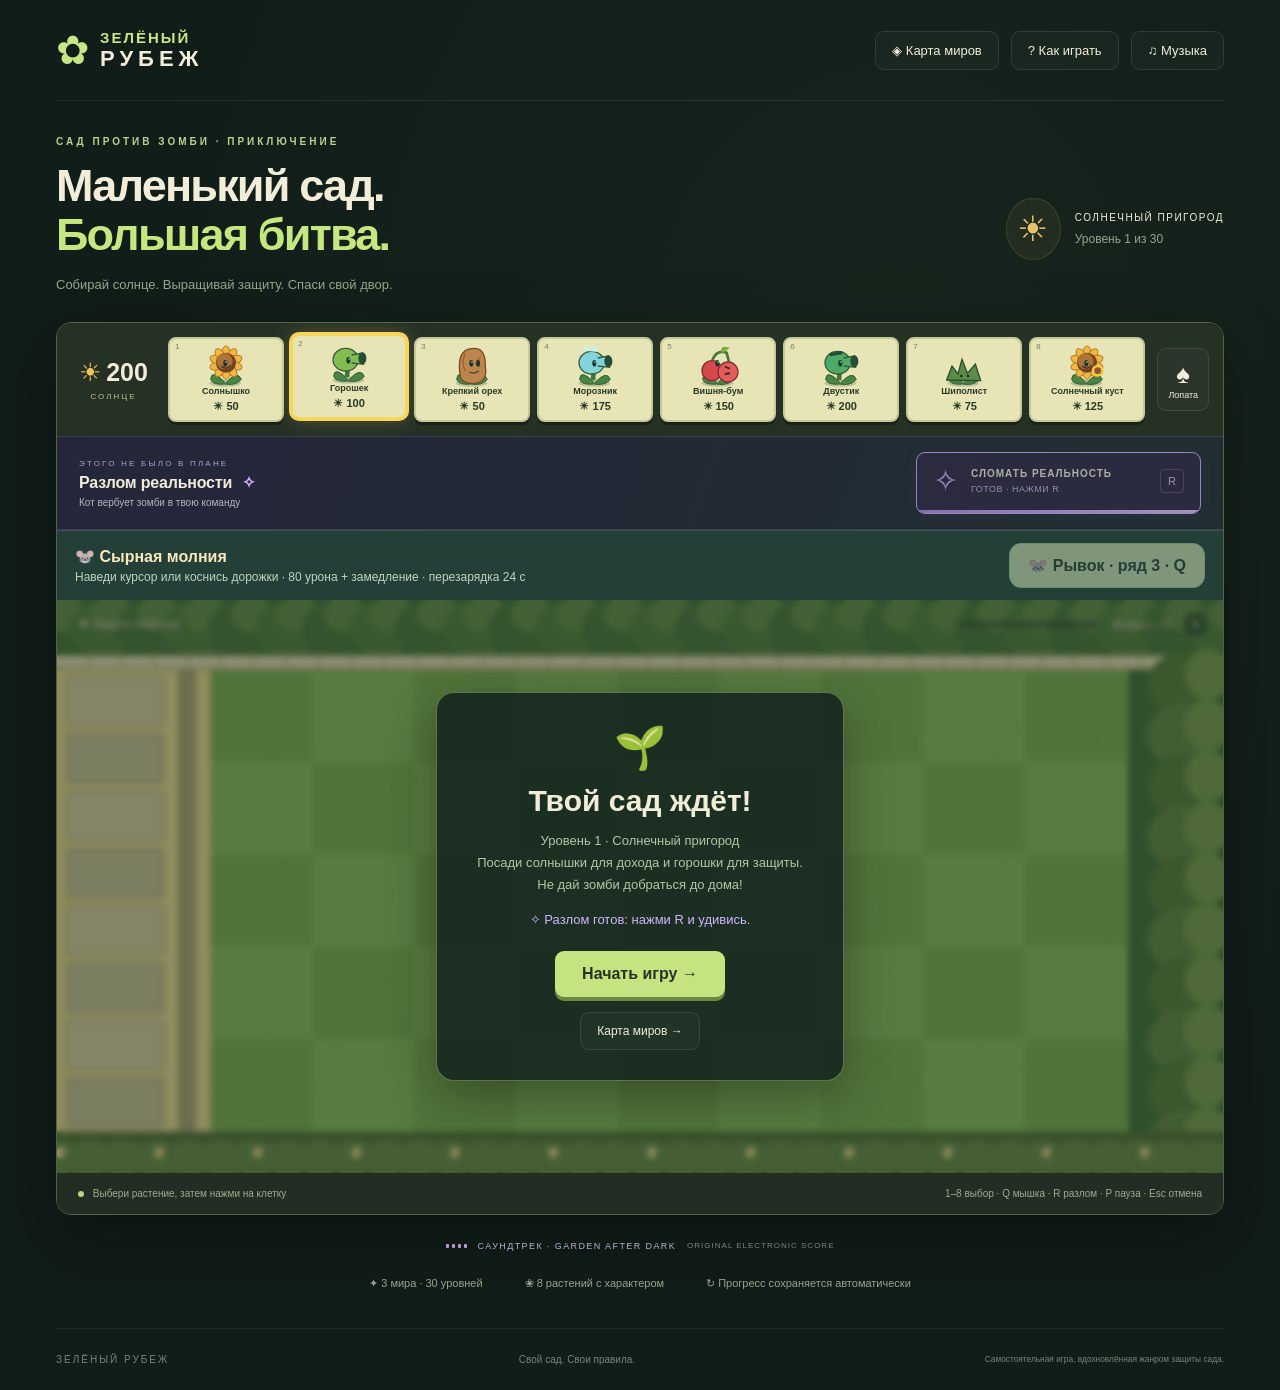
<file: index.html>
<!doctype html><html lang="ru"><head><meta charset="utf-8"><meta name="viewport" content="width=device-width,initial-scale=1"><title>Зелёный рубеж — Сад против зомби</title><link rel="stylesheet" href="style.css"></head><body><div class="app"><header><a class="brand" href="#">✿ <span>ЗЕЛЁНЫЙ<span class="brand-sub">РУБЕЖ</span></span></a><nav><button id="mapButton">◈ Карта миров</button><button id="helpButton">? Как играть</button><button id="soundButton" aria-label="Выключить музыку и звуки" aria-pressed="true">♫ Музыка</button></nav></header><main><div class="eyebrow">САД ПРОТИВ ЗОМБИ · ПРИКЛЮЧЕНИЕ</div><div class="title-row"><div><h1>Маленький сад.<br><span>Большая битва.</span></h1><p>Собирай солнце. Выращивай защиту. Спаси свой двор.</p></div><div class="world-badge"><span id="worldIcon">☀</span><div id="worldName">СОЛНЕЧНЫЙ ПРИГОРОД<small id="levelLabel">Уровень 1 из 30</small></div></div></div><section class="game-shell"><div class="toolbar"><div class="sun-bank"><span>☀</span><b id="sunCount">200</b><small>СОЛНЦЕ</small></div><div id="cards" class="cards"></div><button id="shovel" title="Лопата: убрать растение">♠<small>Лопата</small></button></div><div class="anomaly-console"><div class="anomaly-copy"><span class="anomaly-tag">ЭТОГО НЕ БЫЛО В ПЛАНЕ</span><strong>Разлом реальности <span>✧</span></strong><small id="riftHint">Кот вербует зомби в твою команду</small></div><button id="riftButton" class="rift-button" aria-label="Разлом реальности"><span class="rift-symbol">✧</span><span><b>СЛОМАТЬ РЕАЛЬНОСТЬ</b><small id="riftStatus">ГОТОВ · НАЖМИ R</small></span><span class="rift-key">R</span><span class="rift-meter"><i id="riftFill"></i></span></button></div><div class="scout-console"><div><b>🐭 Сырная молния</b><small>Наведи курсор или коснись дорожки · 80 урона + замедление · перезарядка 24 с</small></div><button id="mouseButton" aria-label="Рывок мышки-разведчицы">🐭 Рывок · Q</button></div><div class="field-wrap"><canvas id="game" width="1100" height="540" aria-label="Игровое поле: пять рядов и девять колонок"></canvas><div class="field-top"><span id="mission">☘ Защити свой сад</span><div class="progress"><div id="progressBar"></div></div><span id="waveLabel">Волна 1 / 3</span><button id="pauseButton" aria-label="Пауза">Ⅱ</button></div><div id="riftBanner" class="rift-banner" role="status"><small>РЕАЛЬНОСТЬ ВРЕМЕННО НЕДОСТУПНА</small><b id="riftTitle">КОТОСМОС</b><span id="riftDescription"></span></div><div id="overlay" class="overlay"></div></div><footer class="game-footer"><span><i></i> <span id="hint">Выбери растение, затем нажми на клетку</span></span><span>1–8 выбор · Q мышка · R разлом · P пауза · Esc отмена</span></footer></section><div class="music-badge" id="musicBadge"><span class="equalizer" aria-hidden="true"><i></i><i></i><i></i><i></i></span><span id="musicLabel">САУНДТРЕК · GARDEN AFTER DARK</span><small>ORIGINAL ELECTRONIC SCORE</small></div><div class="bottom-notes"><span>✦ 3 мира · 30 уровней</span><span>❀ 8 растений с характером</span><span>↻ Прогресс сохраняется автоматически</span></div></main><footer class="page-footer">ЗЕЛЁНЫЙ РУБЕЖ <span>Свой сад. Свои правила.</span><small>Самостоятельная игра, вдохновлённая жанром защиты сада.</small></footer></div><dialog id="modal"><button id="closeModal" class="close">×</button><div id="modalContent"></div></dialog><script src="music.js"></script><script src="rift.js"></script><script src="game.js"></script></body></html>
</file>
<file: style.css>
@import url('data:text/css,');
:root{color-scheme:dark;--cream:#f1edd8;--lime:#c4e780;--muted:#95a58c}*{box-sizing:border-box}body{margin:0;background:#111d19;color:var(--cream);font-family:Arial,Helvetica,sans-serif;background-image:radial-gradient(ellipse at 70% 25%,#283b2744,transparent 60%)}button,a{-webkit-tap-highlight-color:transparent}button{font:inherit;cursor:pointer;color:inherit;border:1px solid #ffffff19;background:#ffffff06;border-radius:9px;padding:11px 16px;transition:.15s}button:hover{background:#ffffff13;border-color:#b4d88688}button:focus-visible{outline:3px solid #e9c974;outline-offset:3px}.app{max-width:1240px;margin:auto;padding:0 36px}header{height:101px;display:flex;align-items:center;justify-content:space-between;border-bottom:1px solid #ffffff13}.brand{display:flex;gap:10px;align-items:center;color:#c5e786;text-decoration:none;font-size:40px}.brand>span{font-size:15px;font-weight:900;letter-spacing:2px}.brand-sub{display:block;color:var(--cream);font-size:22px;letter-spacing:5px}nav{display:flex;gap:12px}nav button{font-size:13px}main{padding-top:35px}.eyebrow{font-size:10px;color:#b9d28d;letter-spacing:3px;font-weight:bold}.title-row{display:flex;align-items:center;justify-content:space-between;margin:15px 0 26px}h1{font-size:45px;line-height:1.08;letter-spacing:-1.8px;margin:0 0 15px}h1 span{color:var(--lime)}p{color:var(--muted);font-size:13px;line-height:1.7;margin:0}.world-badge{display:flex;gap:14px;align-items:center;font-size:10px;letter-spacing:1.5px}.world-badge>span{font-size:35px;color:#e8c36b;background:#e8c36b10;border:1px solid #e8c36b25;border-radius:50%;padding:10px}.world-badge small{display:block;margin-top:9px;color:var(--muted);letter-spacing:0;font-size:12px}.game-shell{border:1px solid #536348;border-radius:15px;overflow:hidden;box-shadow:0 25px 70px #0005}.toolbar{display:flex;gap:12px;align-items:center;padding:14px;background:#263126}.sun-bank{width:85px;flex-shrink:0;text-align:center;position:relative}.sun-bank span{color:#f4c755;font-size:25px;margin-right:5px}.sun-bank b{font-size:25px}.sun-bank small{display:block;font-size:8px;letter-spacing:2px;color:#bfbd91;margin-top:5px}.cards{display:flex;gap:7px;flex:1}.card{padding:5px 3px 7px;position:relative;flex:1;background:#e7e5b6;color:#293b28;border:2px solid #c3c997;border-radius:8px;min-width:0;box-shadow:0 3px 0 #1118}.card.selected{border-color:#f7d65c;box-shadow:0 0 0 2px #f7d65c,0 0 20px #e9c75544;transform:translateY(-3px)}.card .portrait{height:42px;display:block}.card svg{height:44px;width:48px}.card b{font-size:9px;display:block;white-space:nowrap}.card small{font-size:11px;display:block;margin-top:4px;font-weight:bold}.card .key{position:absolute;top:3px;left:5px;font-size:8px;opacity:.6}.card.unavailable{filter:saturate(.45);opacity:.58}.card .cooldown{position:absolute;bottom:0;left:0;right:0;background:#172c2788;pointer-events:none}.toolbar>button{padding:10px;font-size:26px}.toolbar>button small{display:block;font-size:9px}.toolbar>button.selected{border-color:#e9c974;background:#e9c97433}.field-wrap{position:relative;background:#6b9748;aspect-ratio:1100/540}canvas{width:100%;height:100%;display:block;touch-action:manipulation}.field-top{position:absolute;top:13px;left:22px;right:16px;display:flex;align-items:center;gap:15px;font-size:11px;color:#fff5d9;text-shadow:0 1px 3px #0009;pointer-events:none}.field-top>span:first-child{margin-right:auto}.field-top button{pointer-events:auto;padding:4px 8px;background:#203a24aa}.progress{height:7px;width:140px;background:#233a2799;border:1px solid #ffffff33;border-radius:5px;overflow:hidden}.progress div{height:100%;width:0;background:#eac65e}.game-footer{padding:15px 21px;background:#222e24;display:flex;justify-content:space-between;font-size:10px;color:#9eac90}.game-footer i{display:inline-block;background:#b6d77f;width:6px;height:6px;border-radius:50%;margin-right:6px}.bottom-notes{display:flex;justify-content:center;gap:42px;padding:23px 0;font-size:11px;color:#98a48a}.page-footer{display:flex;justify-content:space-between;border-top:1px solid #ffffff12;padding:25px 0;margin-top:15px;font-size:10px;letter-spacing:2px;color:#748775}.page-footer span{letter-spacing:0}.page-footer small{letter-spacing:0}.overlay{position:absolute;inset:0;display:flex;align-items:center;justify-content:center;background:#14291a66;backdrop-filter:blur(3px)}.overlay.hidden{display:none}.panel{text-align:center;max-width:430px;padding:30px 40px;border:1px solid #c3da8c66;background:#172b22ed;border-radius:18px;box-shadow:0 15px 50px #0005}.panel .big-icon{font-size:42px}.panel h2{font-size:30px;margin:12px 0}.panel p{color:#b6c4a6;margin-bottom:20px}.primary{background:#c3e480;color:#243324;border:0;font-weight:bold;padding:14px 27px;box-shadow:0 4px 0 #6a8a43}.primary:hover{background:#d2ef9f}.panel .secondary{display:block;margin:15px auto 0;font-size:12px}dialog{border:1px solid #6a8059;border-radius:18px;background:#1d3025;color:var(--cream);padding:35px;max-width:820px;width:90%;max-height:85vh}dialog::backdrop{background:#06100cbd;backdrop-filter:blur(5px)}.close{position:absolute;right:10px;top:8px;font-size:22px;border:0;padding:3px 9px}.world-section h3{color:#c3e480;margin-top:28px}.level-grid{display:grid;grid-template-columns:repeat(10,1fr);gap:7px}.level-grid button{padding:12px 0}.level-grid .completed{background:#a8cf6c33;color:#c5e886}.level-grid .current{border-color:#e8c567}.help-grid{display:grid;grid-template-columns:1fr 1fr;gap:15px;margin-top:20px}.help-grid div{padding:15px;background:#ffffff06;border-radius:10px}.help-grid p{margin-top:7px} @media(max-width:800px){.app{padding:0 12px}header{height:75px}nav button{font-size:11px;padding:8px}h1{font-size:32px}.title-row{gap:10px}.world-badge{font-size:8px}.world-badge>span{display:none}.toolbar{gap:5px;padding:7px}.cards{gap:3px}.sun-bank{width:55px}.sun-bank b{font-size:18px}.sun-bank span{font-size:18px}.card b{font-size:7px}.card svg{width:32px}.card .portrait{height:35px}.toolbar>button{font-size:18px;padding:5px}.bottom-notes{gap:12px;font-size:9px}.page-footer small{display:none}.game-footer{font-size:9px;padding:10px}.game-footer>span:last-child{display:none}.field-top{font-size:9px;gap:7px;top:6px}.progress{width:70px}.panel{padding:15px 25px}.panel h2{font-size:23px}.panel p{font-size:11px}.panel .big-icon{font-size:25px}.level-grid{grid-template-columns:repeat(5,1fr)}}
/* The garden has a very small, very serious problem with the laws of physics. */
.anomaly-console{display:flex;align-items:center;justify-content:space-between;gap:16px;padding:15px 22px;background:linear-gradient(110deg,#25263b,#202e31);border-top:1px solid #b99ee329;border-bottom:1px solid #b99ee329}.anomaly-copy{display:flex;flex-direction:column;gap:5px}.anomaly-tag{font-size:8px;letter-spacing:2.2px;color:#b6a2cd}.anomaly-copy strong{font-size:16px;letter-spacing:-.2px}.anomaly-copy strong span{color:#cfabff;margin-left:6px}.anomaly-copy>small{font-size:10px;color:#b2b7bc}.rift-button{position:relative;display:flex;align-items:center;gap:13px;min-width:285px;text-align:left;padding:13px 16px 17px;background:#322c48;border:1px solid #9985bd;overflow:hidden;border-radius:9px}.rift-button:disabled{cursor:default;opacity:.68}.rift-button.ready{border-color:#d1b2ff;box-shadow:0 0 19px #be8bff18}.rift-button.ready:hover{background:#483662;box-shadow:0 0 28px #be8bff33}.rift-button.active{opacity:1;border-color:#c5ffef;background:#254342}.rift-button b{font-size:10px;letter-spacing:1px;display:block}.rift-button small{font-size:9px;color:#cabbe2;display:block;margin-top:5px;letter-spacing:.5px}.rift-symbol{font-size:30px;color:#d4b3ff;line-height:1}.rift-key{font-size:11px;color:#d6c7e7;border:1px solid #b2a0c450;padding:5px 7px;border-radius:4px;margin-left:auto}.rift-meter{position:absolute;bottom:0;left:0;right:0;height:3px;background:#12131e}.rift-meter i{display:block;height:100%;width:100%;background:linear-gradient(90deg,#b491ed,#e4c4ff);transition:width .1s linear}.rift-button.active .rift-meter i{background:#a6ffdc}.rift-banner{position:absolute;top:48px;left:50%;transform:translate(-50%,-8px);opacity:0;visibility:hidden;pointer-events:none;text-align:center;width:min(94%,570px);padding:12px 20px;background:#171626eb;border:1px solid #a587c477;border-radius:9px;color:var(--rift-color,#d9a5ff);transition:opacity .3s,transform .3s,visibility .3s;box-shadow:0 8px 35px #090a2144}.rift-banner.visible{opacity:1;visibility:visible;transform:translate(-50%,0)}.rift-banner small{display:block;font-size:8px;letter-spacing:3px;color:#c0aace}.rift-banner b{display:block;font-size:23px;letter-spacing:2px;margin:6px 0}.rift-banner span{font-size:11px;color:#e7dff0}.rift-active .game-shell{border-color:#ad88cf;box-shadow:0 20px 70px #b583ed15}.intro-rift{display:inline-block;color:#d4b3ff;margin-top:12px}.music-badge{display:flex;align-items:center;justify-content:center;gap:11px;padding-top:23px;font-size:9px;letter-spacing:1.4px;color:#bcb0cc}.music-badge>small{font-size:8px;color:#77887e;letter-spacing:1px}.equalizer{display:flex;gap:3px;align-items:center;height:16px}.equalizer i{display:block;width:3px;height:4px;background:#b89bd2;border-radius:1px;transform-origin:center}.playing .equalizer i{animation:equalize .9s ease-in-out infinite alternate}.playing .equalizer i:nth-child(2){animation-delay:-.3s}.playing .equalizer i:nth-child(3){animation-delay:-.7s}.playing .equalizer i:nth-child(4){animation-delay:-.45s}@keyframes equalize{from{height:4px}to{height:15px}}@media(prefers-reduced-motion:reduce){.playing .equalizer i{animation:none;height:9px}.rift-banner{transition:none}}@media(max-width:800px){.anomaly-console{padding:11px 12px;gap:8px}.anomaly-copy strong{font-size:13px}.anomaly-tag{font-size:7px;letter-spacing:1px}.anomaly-copy>small{font-size:9px;max-width:200px}.rift-button{min-width:225px;gap:8px;padding:10px 10px 14px}.rift-button b{font-size:9px}.rift-button small{font-size:8px}.rift-banner{top:35px;padding:8px}.rift-banner b{font-size:17px}.rift-banner small{font-size:7px}.rift-banner span{font-size:9px}.music-badge{font-size:8px}.music-badge>small{display:none}}@media(max-width:480px){header{height:66px}.brand>span{font-size:10px}.brand-sub{font-size:15px;letter-spacing:3px}.brand{font-size:28px;gap:6px}nav{gap:4px}nav button{font-size:9px;padding:7px 6px}main{padding-top:23px}.title-row{margin-bottom:20px}h1{font-size:27px}.world-badge{display:none}.title-row p{font-size:11px}.anomaly-copy{max-width:40%}.anomaly-tag{font-size:6px}.anomaly-copy strong{font-size:11px}.rift-button{min-width:0;flex:1;gap:6px}.rift-button b{font-size:8px;letter-spacing:0}.rift-button small{font-size:7px}.rift-key{padding:4px}.rift-symbol{font-size:23px}.rift-banner{top:28px}.rift-banner small{font-size:6px;letter-spacing:1px}.rift-banner b{font-size:13px;margin:3px}.rift-banner span{font-size:8px}.panel p{font-size:9px;margin-bottom:10px}.panel h2{font-size:19px;margin:5px 0}.panel .big-icon{display:none}.panel .primary{padding:10px 20px;font-size:11px}.panel .secondary{font-size:9px;margin-top:6px}.panel{padding:12px 20px}.intro-rift{margin-top:5px}.card b{font-size:5px}.card .portrait{height:26px}.card svg{height:28px;width:25px}.card small{font-size:9px}.card .key{font-size:6px}.cards{gap:2px}.sun-bank{width:40px}.sun-bank b{font-size:14px}.sun-bank span{font-size:13px;margin-right:0}.sun-bank small{font-size:6px;letter-spacing:1px}.toolbar>button small{font-size:7px}.toolbar>button{font-size:15px}.bottom-notes{gap:8px;font-size:7px}.help-grid{grid-template-columns:1fr}.field-top{left:10px;right:8px;font-size:7px}.progress{width:45px}.field-top button{padding:2px 5px}}
@media(max-width:480px){.toolbar{display:grid;grid-template-columns:40px minmax(0,1fr) 27px;gap:6px}.cards{min-width:0;display:grid;grid-template-columns:repeat(4,minmax(0,1fr));gap:4px}.card{padding:3px 1px}.card b{font-size:7px}.card .portrait{height:28px}.card svg{width:29px;height:30px}.card small{margin-top:2px;font-size:9px}.toolbar>button{padding:4px 1px}.toolbar>button small{font-size:6px}}

.scout-console{display:flex;align-items:center;justify-content:space-between;gap:12px;padding:12px 18px;background:#243e38;color:#f8e8bb;border-top:1px solid #ffffff20}.scout-console small{display:block;margin-top:4px;color:#c1d4bf;font-size:12px}.scout-console button{border:1px solid #a9d8b4;background:#d9edbe;color:#263e34;border-radius:12px;padding:12px 18px;font-weight:700;min-width:185px;cursor:pointer}.scout-console button:disabled{opacity:.5;cursor:default}@media(max-width:600px){.scout-console{align-items:stretch;flex-direction:column}.scout-console button{width:100%}}
</file>
